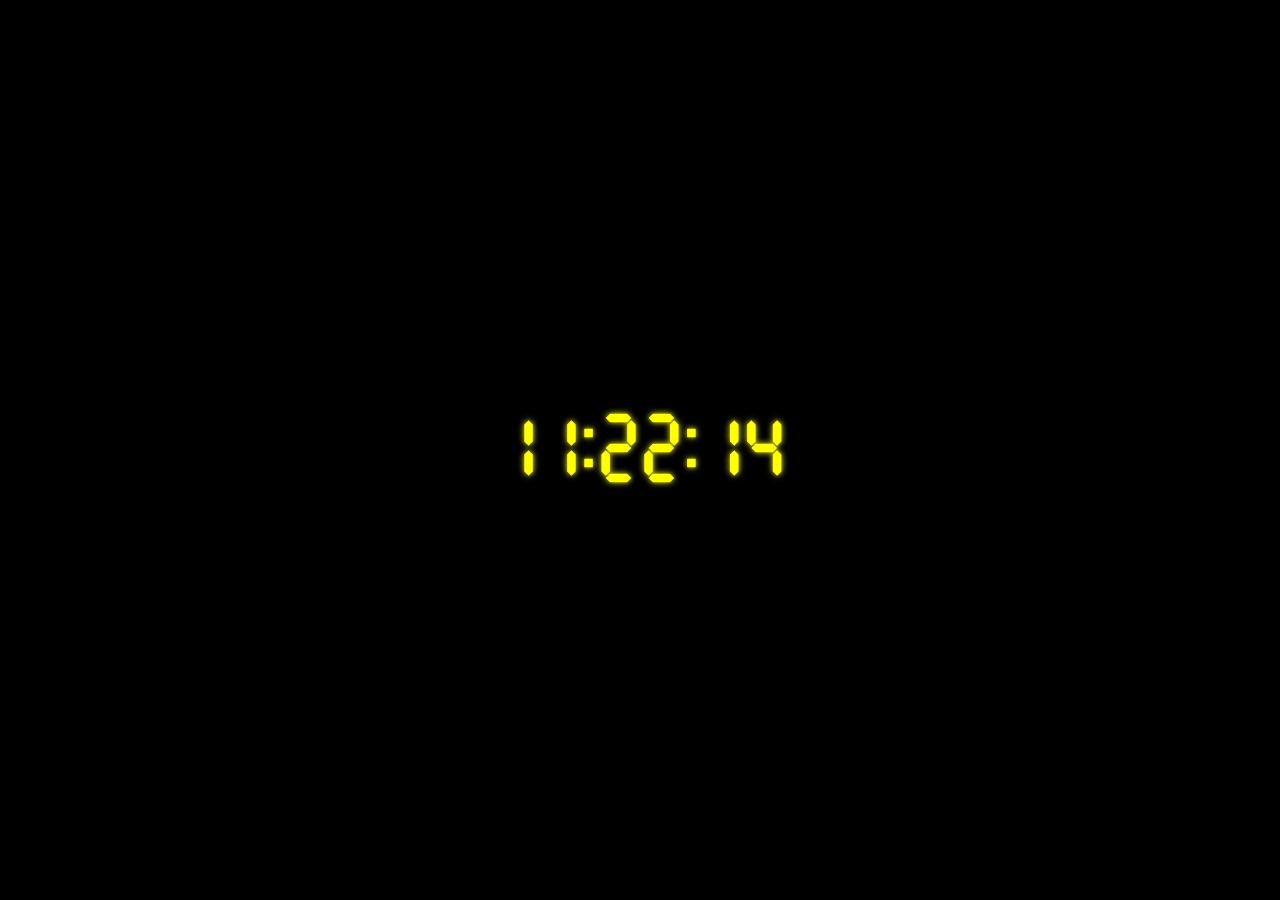
<file: cloak/index.html>
<!DOCTYPE html>
<html lang="en" >
<head>
  <meta charset="UTF-8">
  <title></title>
  <link rel="stylesheet" href="./style.css">

</head>
<body>
<!-- partial:index.partial.html -->
<div id="clock"></div>
<!-- partial -->
  <script  src="./script.js"></script>

</body>
</html>
</file>
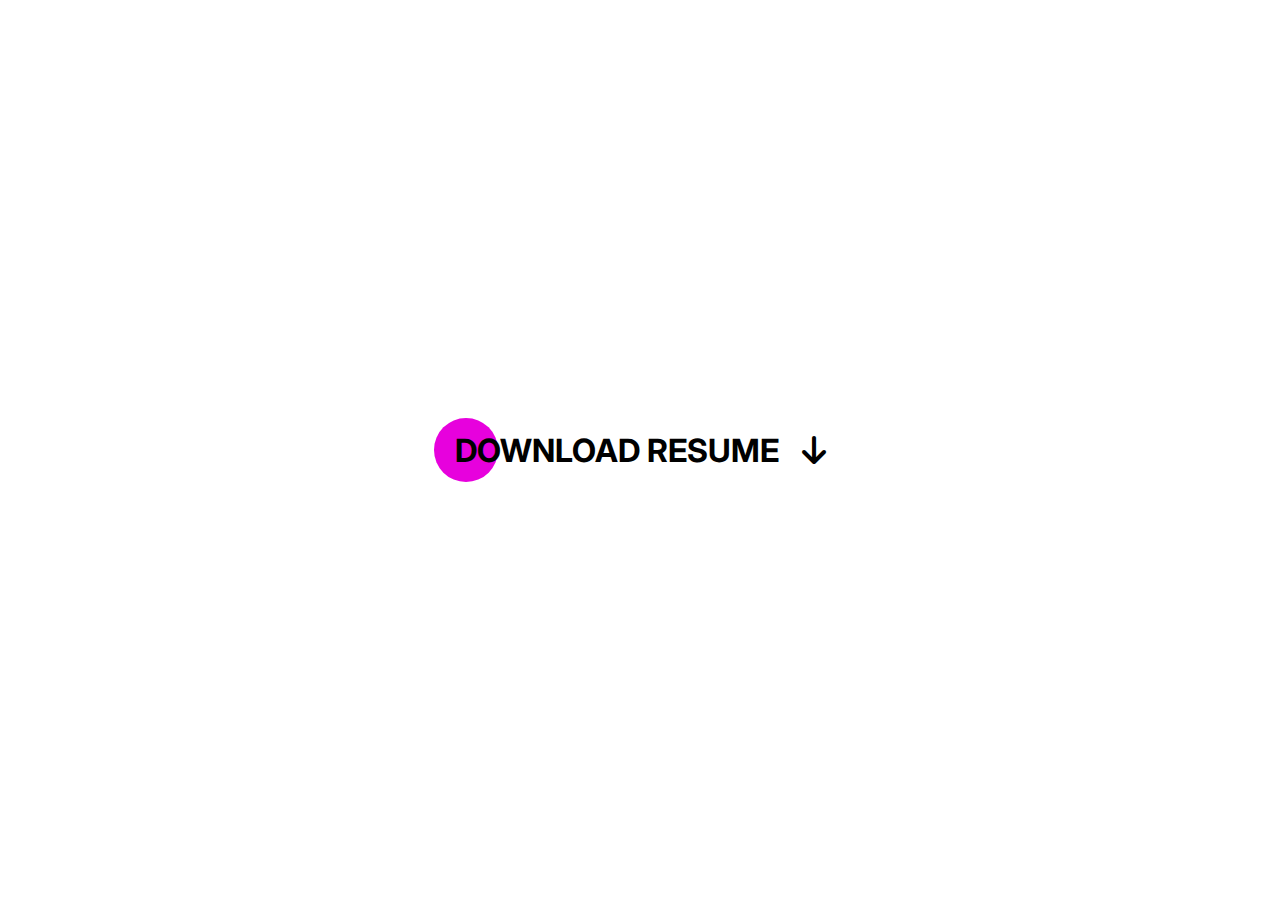
<file: dist11/index.html>
<!DOCTYPE html>
<html lang="en" >
<head>
  <meta charset="UTF-8">
  <title></title>
  <meta name="viewport" content="width=device-width, initial-scale=1">
<link rel="preconnect" href="https://fonts.googleapis.com">
<link rel="preconnect" href="https://fonts.gstatic.com" crossorigin>
<link href="https://fonts.googleapis.com/css2?family=Inter:wght@100;200;300;400;500;600;700;800;900&family=Playfair+Display:ital,wght@0,400;0,500;0,600;0,700;0,800;0,900;1,400;1,500;1,600;1,700;1,800;1,900&display=swap" rel="stylesheet"><link rel='stylesheet' href='https://cdnjs.cloudflare.com/ajax/libs/font-awesome/6.2.1/css/all.min.css'><link rel="stylesheet" href="./style.css">

</head>
<body>
<!-- partial:index.partial.html -->
<div class="wrapper">
  <a class="link" href="https://drive.google.com/file/d/15wL3PEb8Ptpk8HCAhT0sArMTR5aNBHXD/view?usp=sharing" target="_blank" download="vikasguggilam">
    <div class="pink"></div>
    <span>DOWNLOAD RESUME</span>
    <i class="fa-solid fa-arrow-down"></i>
  </a>
</div>
<!-- partial -->
  <script src='https://unpkg.co/gsap@3/dist/gsap.min.js'></script><script  src="./script.js"></script>

</body>
</html>
</file>
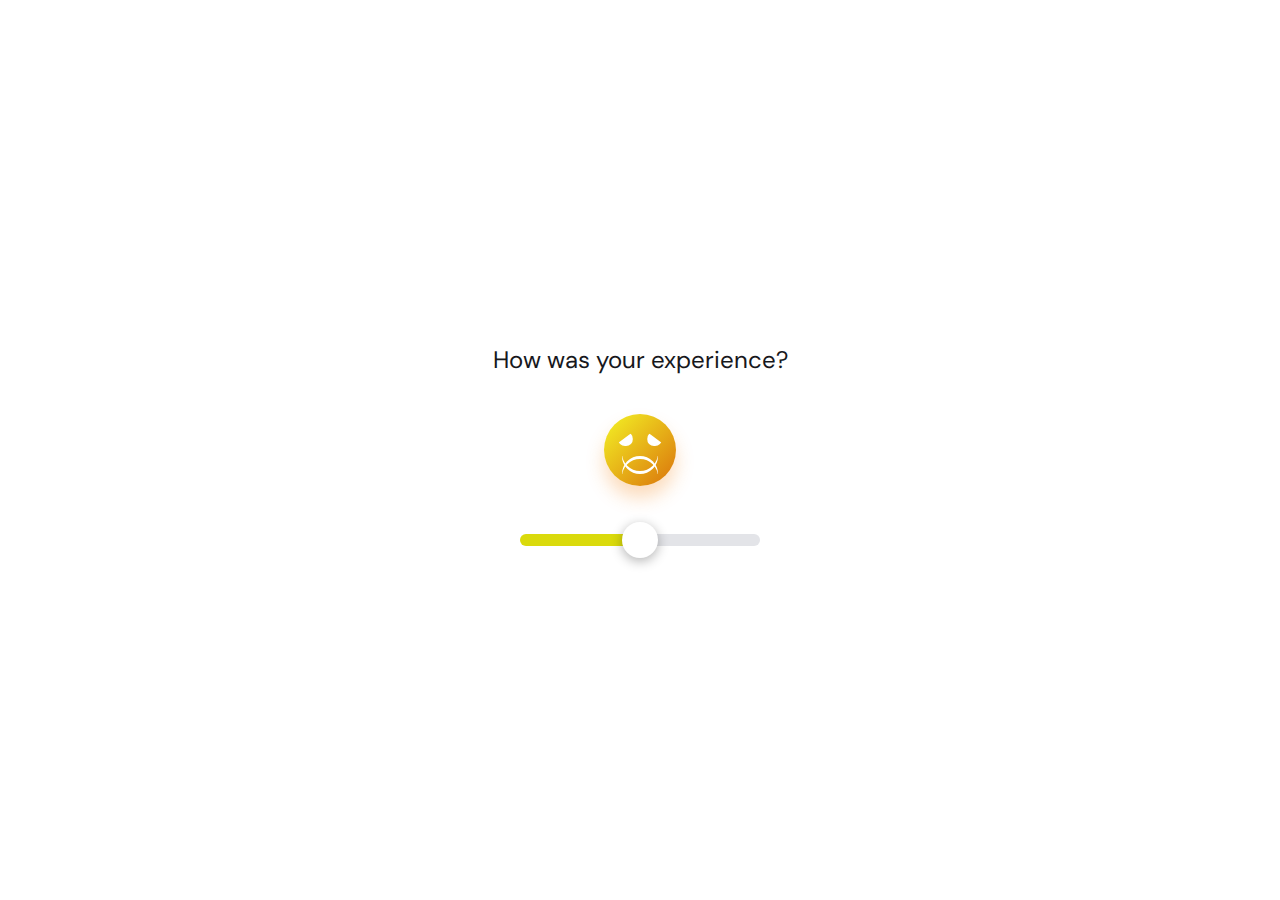
<file: dist15/index.html>
<!DOCTYPE html>
<html lang="en" >
<head>
  <meta charset="UTF-8">
  <title>CodePen - Changing Face Rating</title>
  <meta name="viewport" content="width=device-width, initial-scale=1, viewport-fit=cover"><link rel='stylesheet' href='https://fonts.googleapis.com/css2?family=DM+Sans&amp;display=swap'><link rel="stylesheet" href="./style.css">

</head>
<body>
<!-- partial:index.partial.html -->
<form class="fr" action="">
	<label class="fr__label" for="face-rating">How was your experience?</label>
	<div class="fr__face" role="img" aria-label="Straight face">
		<div class="fr__face-right-eye" data-right></div>
		<div class="fr__face-left-eye" data-left></div>
		<div class="fr__face-mouth-lower" data-mouth-lower></div>
		<div class="fr__face-mouth-upper" data-mouth-upper></div>
	</div>
	<input class="fr__input" id="face-rating" type="range" value="2.5" min="0" max="5" step="0.1">
</form>
<!-- partial -->
  <script  src="./script.js"></script>

</body>
</html>
</file>
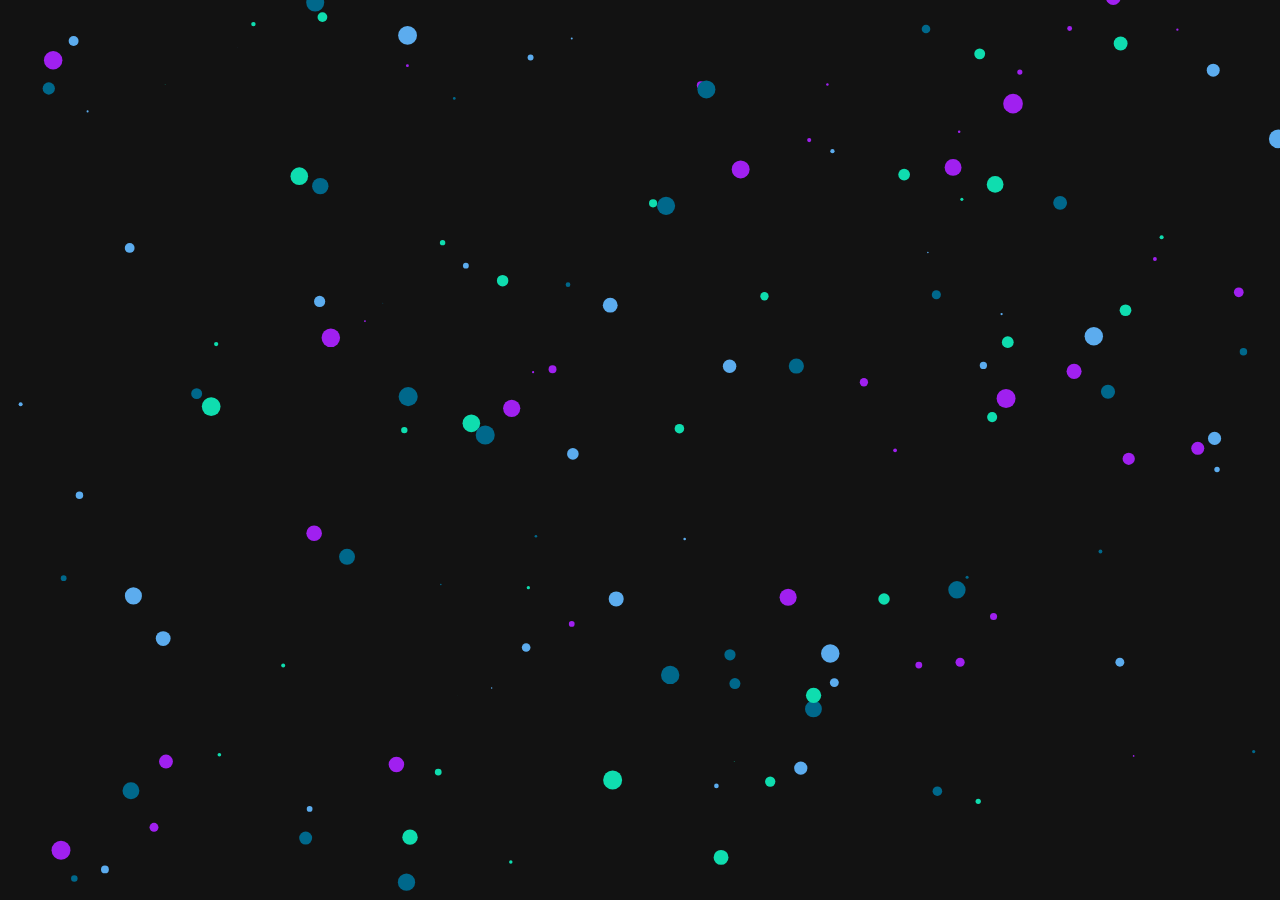
<file: dist16/index.html>
<!DOCTYPE html>
<html lang="en" >
<head>
  <meta charset="UTF-8">
  <title>CodePen - Particles Animation using Canvas</title>
  <link rel="stylesheet" href="./style.css">

</head>
<body>
<!-- partial:index.partial.html -->
<canvas id="myCanvas"></canvas>
<!-- partial -->
  <script  src="./script.js"></script>

</body>
</html>
</file>
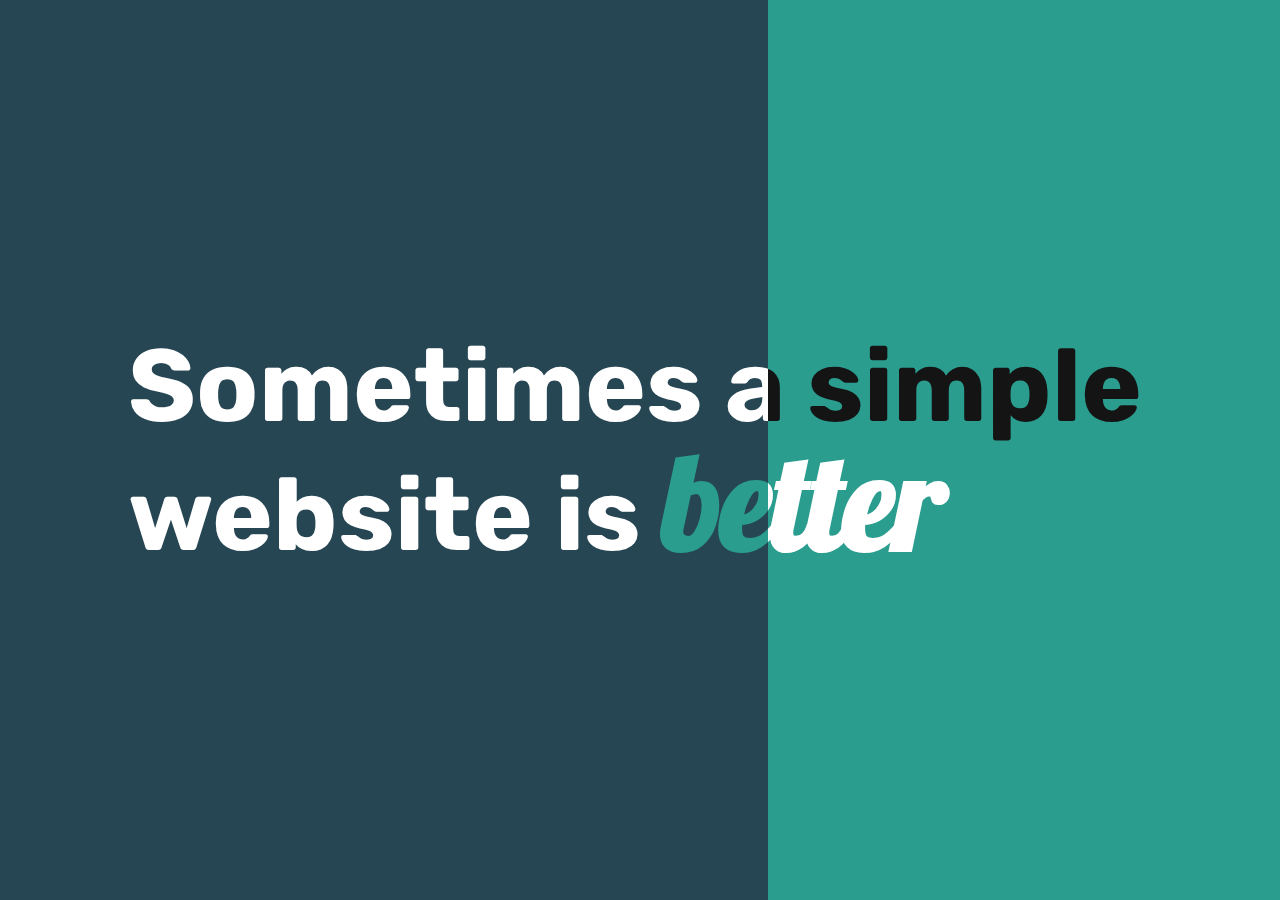
<file: dist6/index.html>
<!DOCTYPE html>
<html lang="en" >
<head>
  <meta charset="UTF-8">
  <link rel="preconnect" href="https://fonts.googleapis.com">
<link rel="preconnect" href="https://fonts.gstatic.com" crossorigin>
<link href="https://fonts.googleapis.com/css2?family=Lobster&family=Rubik:wght@400;500&display=swap" rel="stylesheet"><link rel="stylesheet" href="./style.css">

</head>
<body>
<!-- partial:index.partial.html -->
<div id="left-side" class="side">
  <h2 class="title">
    Sometimes a simple website is 
    <span class="fancy">better</span>      
  </h2>
</div>
<div id="right-side" class="side">
  <h2 class="title">
    Sometimes a simple website is  
    <span class="fancy">better</span>     
  </h2>
</div>




<!-- partial -->
  <script src='https://codepen.io/Hyperplexed/pen/xxYJYjM/54407644e24173ad6019b766443bf2a6.js'></script><script  src="./script.js"></script>

</body>
</html>
</file>
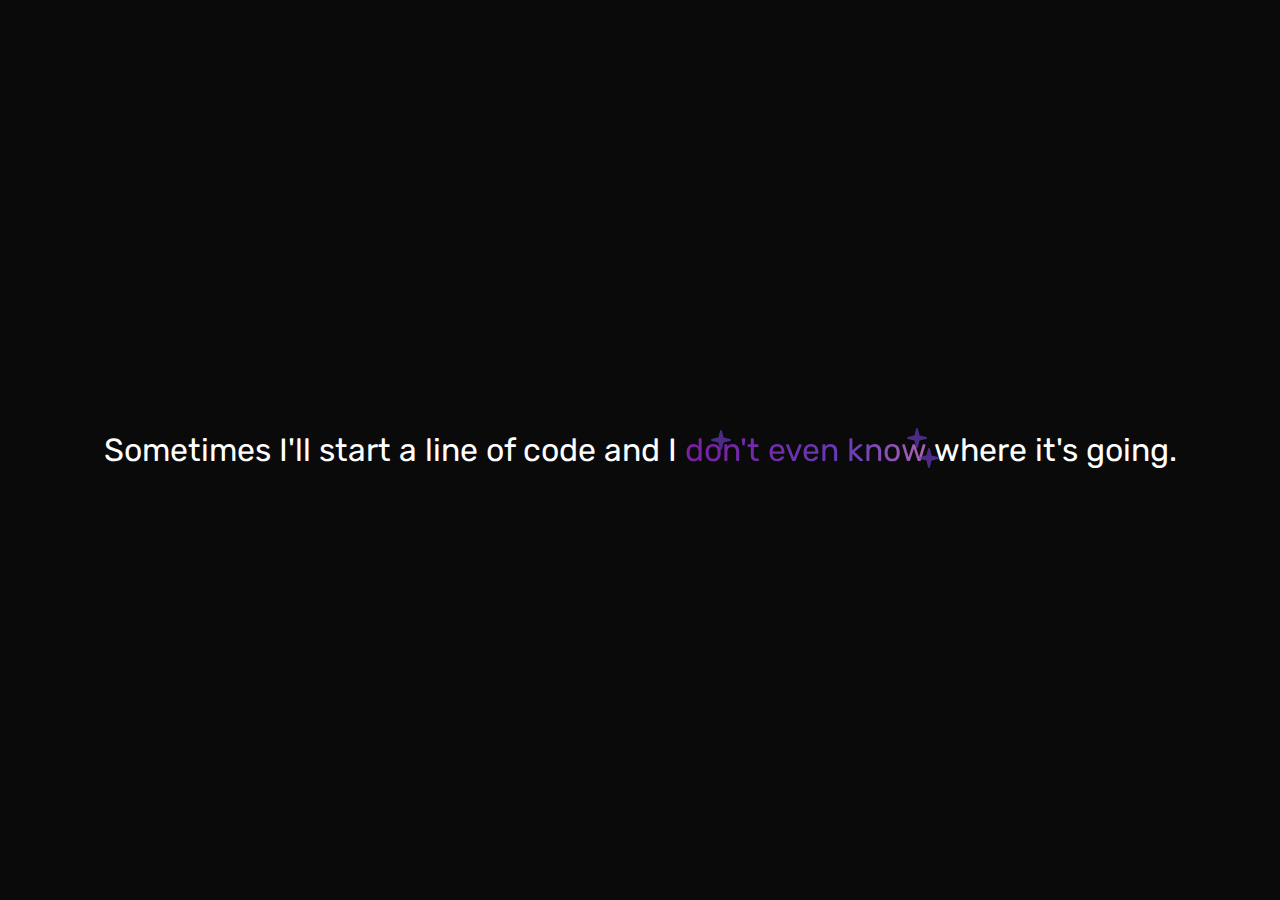
<file: text/index.html>
<!DOCTYPE html>
<html lang="en" >
<head>
  <meta charset="UTF-8">
  <title></title>
  <link rel="preconnect" href="https://fonts.googleapis.com">
<link rel="preconnect" href="https://fonts.gstatic.com" crossorigin>
<link href="https://fonts.googleapis.com/css2?family=Rubik:wght@400;500&display=swap" rel="stylesheet"><link rel="stylesheet" href="./style.css">

</head>
<body>
<!-- partial:index.partial.html -->
<h1>
  Sometimes I'll start a line of code and I
  <span class="magic">
    <span class="magic-star">
      <svg viewBox="0 0 512 512">
      <path d="M512 255.1c0 11.34-7.406 20.86-18.44 23.64l-171.3 42.78l-42.78 171.1C276.7 504.6 267.2 512 255.9 512s-20.84-7.406-23.62-18.44l-42.66-171.2L18.47 279.6C7.406 276.8 0 267.3 0 255.1c0-11.34 7.406-20.83 18.44-23.61l171.2-42.78l42.78-171.1C235.2 7.406 244.7 0 256 0s20.84 7.406 23.62 18.44l42.78 171.2l171.2 42.78C504.6 235.2 512 244.6 512 255.1z" />
      </svg>
    </span>
    <span class="magic-star">
      <svg viewBox="0 0 512 512">
      <path d="M512 255.1c0 11.34-7.406 20.86-18.44 23.64l-171.3 42.78l-42.78 171.1C276.7 504.6 267.2 512 255.9 512s-20.84-7.406-23.62-18.44l-42.66-171.2L18.47 279.6C7.406 276.8 0 267.3 0 255.1c0-11.34 7.406-20.83 18.44-23.61l171.2-42.78l42.78-171.1C235.2 7.406 244.7 0 256 0s20.84 7.406 23.62 18.44l42.78 171.2l171.2 42.78C504.6 235.2 512 244.6 512 255.1z" />
      </svg>
    </span>
    <span class="magic-star">
      <svg viewBox="0 0 512 512">
      <path d="M512 255.1c0 11.34-7.406 20.86-18.44 23.64l-171.3 42.78l-42.78 171.1C276.7 504.6 267.2 512 255.9 512s-20.84-7.406-23.62-18.44l-42.66-171.2L18.47 279.6C7.406 276.8 0 267.3 0 255.1c0-11.34 7.406-20.83 18.44-23.61l171.2-42.78l42.78-171.1C235.2 7.406 244.7 0 256 0s20.84 7.406 23.62 18.44l42.78 171.2l171.2 42.78C504.6 235.2 512 244.6 512 255.1z" />
      </svg>
    </span>
    <span class="magic-text">don't even know</span>
  </span>
  where it's going.
</h1>

<!-- partial -->
  <script src='https://codepen.io/Hyperplexed/pen/xxYJYjM/54407644e24173ad6019b766443bf2a6.js'></script><script  src="./script.js"></script>

</body>
</html>
</file>
<file: cloak/style.css>
body {
	background: black;
}
#clock {
	position: absolute;
	top: 50%;
	left: 50%;
	transform: translate(-50%, -50%);
	width: calc(100vw - 4px);
	max-width: 300px;
}
</file>
<file: dist11/style.css>
/* Box sizing rules */
*,
*::before,
*::after {
  box-sizing: border-box;
  margin: 0;
  padding: 0;
}

:root {
  --white: #fff;
  --black: #111;
  --pink: #e701dd;
  scroll-behavior: smooth;
}

.wrapper {
  background-color: var(--gray);
  width: 100vw;
  height: 100vh;
  padding: 0 20px;
  margin: 0 auto;
  display: grid;
  place-items: center;
}

.link {
  font-family: "Inter";
  font-size: 2rem;
  font-weight: bold;
  color: black;
  text-decoration: none;
  position: relative;
}
.link span, .link i {
  position: relative;
}
.link i {
  margin-left: 0.5em;
}
.link .pink {
  width: 2em;
  height: 2em;
  border-radius: 2em;
  background-color: var(--pink);
  position: absolute;
  top: 50%;
  transform: translatey(-50%);
  left: -0.65em;
}
</file>
<file: dist15/style.css>
* {
	border: 0;
	box-sizing: border-box;
	margin: 0;
	padding: 0;
}
:root {
	--hue: 223;
	--white: hsl(var(--hue),10%,100%);
	--lt-gray: hsl(var(--hue),10%,95%);
	--gray1: hsl(var(--hue),10%,90%);
	--gray2: hsl(var(--hue),10%,80%);
	--gray7: hsl(var(--hue),10%,30%);
	--gray9: hsl(var(--hue),10%,10%);
	--primary: hsl(var(--hue),90%,55%);
	--trans-dur: 0.3s;
	font-size: calc(16px + (24 - 16) * (100vw - 320px) / (1280 - 320));
}
body,
input {
	font: 1em/1.5 "DM Sans", sans-serif;
}
body {
	background-color: var(--white);
	color: var(--gray9);
	height: 100vh;
	display: grid;
	place-items: center;
	transition:
		background-color var(--trans-dur),
		color var(--trans-dur);
}

/* Main styles */
.fr {
	animation: fade-slide-in 0.6s ease-out;
	padding: 0 1.5em;
	max-width: 20em;
}
.fr__face {
	--face-hue1: 60;
	--face-hue2: 30;
	background-image:
		linear-gradient(
			135deg,
			hsl(var(--face-hue1),90%,55%),
			hsl(var(--face-hue2),90%,45%)
		);
	border-radius: 50%;
	box-shadow: 0 0.5em 0.75em hsla(var(--face-hue2),90%,55%,0.3);
	margin: 0 auto 2em;
	position: relative;
	width: 3em;
	height: 3em;
}
.fr__face-right-eye,
.fr__face-left-eye,
.fr__face-mouth-lower,
.fr__face-mouth-upper {
	position: absolute;
	transition:
		background-color var(--trans-dur),
		box-shadow var(--trans-dur),
		color var(--trans-dur);
}
.fr__face-right-eye,
.fr__face-left-eye {
	background-color: var(--white);
	border-radius: 50%;
	top: 0.75em;
	width: 0.6em;
	height: 0.6em;
}
.fr__face-right-eye {
	--delay-right: 0s;
	animation: right-eye 1s var(--delay-right) linear paused;
	clip-path: polygon(0 75%,100% 0,100% 100%,0 100%);
	left: 0.6em;
}
.fr__face-left-eye {
	--delay-left: 0s;
	animation: left-eye 1s var(--delay-left) linear paused;
	clip-path: polygon(0 0,100% 75%,100% 100%,0 100%);
	right: 0.6em;
}
.fr__face-mouth-lower,
.fr__face-mouth-upper {
	color: var(--white);
	top: 1.75em;
	left: 0.75em;
	width: 1.5em;
	height: 0.75em;
}
.fr__face-mouth-lower {
	--delay-mouth-lower: 0s;
	animation: mouth-lower 1s var(--delay-mouth-lower) linear paused;
	border-radius: 50% 50% 0 0 / 100% 100% 0 0;
	box-shadow: 0 0.125em 0 inset;
}
.fr__face-mouth-upper {
	--delay-mouth-upper: 0s;
	animation: mouth-upper 1s var(--delay-mouth-upper) linear paused;
	border-radius: 0 0 50% 50% / 0 0 100% 100%;
	box-shadow: 0 -0.125em 0 inset;
}
.fr__label {
	display: block;
	margin-bottom: 1.5em;
	text-align: center;
}
.fr__input {
	--input-hue: 60;
	--percent: 50%;
	background-color: var(--gray1);
	background-image: linear-gradient(hsl(var(--input-hue),90%,45%),hsl(var(--input-hue),90%,45%));
	background-size: var(--percent) 100%;
	background-repeat: no-repeat;
	border-radius: 0.25em;
	display: block;
	margin: 0.5em auto;
	width: 100%;
	max-width: 10em;
	height: 0.5em;
	transition: background-color var(--trans-dur);
	-webkit-appearance: none;
	appearance: none;
	-webkit-tap-highlight-color: transparent;
}
.fr__input:focus {
	outline: transparent;
}

/* WebKit */
.fr__input::-webkit-slider-thumb {
	background-color: var(--white);
	border: 0;
	border-radius: 50%;
	box-shadow: 0 0.125em 0.5em hsl(0,0%,0%,0.3);
	width: 1.5em;
	height: 1.5em;
	transition: background-color 0.15s linear;
	-webkit-appearance: none;
	appearance: none;
}
.fr__input:focus::-webkit-slider-thumb,
.fr__input::-webkit-slider-thumb:hover {
	background-color: var(--lt-gray);
}

/* Firefox */
.fr__input::-moz-range-thumb {
	background-color: var(--white);
	border: 0;
	border-radius: 50%;
	box-shadow: 0 0.125em 0.5em hsl(0,0%,0%,0.3);
	width: 1.5em;
	height: 1.5em;
	transition: background-color 0.15s linear;
}
.fr__input:focus::-moz-range-thumb,
.fr__input::-moz-range-thumb:hover {
	background-color: var(--lt-gray);
}

/* `:focus-visible` support */
@supports selector(:focus-visible) {
	.fr__input:focus::-webkit-slider-thumb {
		background-color: var(--white);
	}
	.fr__input:focus-visible::-webkit-slider-thumb,
	.fr__input::-webkit-slider-thumb:hover {
		background-color: var(--lt-gray);
	}
	.fr__input:focus::-moz-range-thumb {
		background-color: var(--white);
	}
	.fr__input:focus-visible::-moz-range-thumb,
	.fr__input::-moz-range-thumb:hover {
		background-color: var(--lt-gray);
	}
}

/* Dark theme */
@media (prefers-color-scheme: dark) {
	body {
		background-color: var(--gray9);
		color: var(--gray1);
	}
	.fr__face-right-eye,
	.fr__face-left-eye {
		background-color: var(--gray9);
	}
	.fr__face-mouth-lower,
	.fr__face-mouth-upper {
		color: var(--gray9);
	}
	.fr__input {
		background-color: var(--gray7);
	}
}

/* Animations */
@keyframes fade-slide-in {
	from,
	16.67% {
		opacity: 0;
		transform: translateY(25%);
	}
	to {
		opacity: 1;
		transform: translateY(0);
	}
}
@keyframes right-eye {
	from { clip-path: polygon(0 75%,100% 0,100% 100%,0 100%); }
	50%, to { clip-path: polygon(0 0,100% 0,100% 100%,0 100%); }
}
@keyframes left-eye {
	from { clip-path: polygon(0 0,100% 75%,100% 100%,0 100%); }
	50%, to { clip-path: polygon(0 0,100% 0,100% 100%,0 100%); }
}
@keyframes mouth-lower {
	from {
		border-radius: 50% 50% 0 0 / 100% 100% 0 0;
		top: 1.75em;
		height: 0.75em;
		visibility: visible;
	}
	40% {
		border-radius: 50% 50% 0 0 / 100% 100% 0 0;
		top: 1.95em;
		height: 0.25em;
		visibility: visible;
	}
	50%,
	to {
		border-radius: 0;
		top: 2em;
		height: 0.125em;
		visibility: hidden;
	}
}
@keyframes mouth-upper {
	from,
	50% {
		border-radius: 0;
		box-shadow: 0 -0.125em 0 inset;
		top: 2em;
		height: 0.125em;
		visibility: hidden;
	}
	62.5% {
		border-radius: 0 0 50% 50% / 0 0 100% 100%;
		box-shadow: 0 -0.125em 0 inset;
		top: 1.95em;
		height: 0.25em;
		visibility: visible;
	}
	75% {
		border-radius: 0 0 50% 50% / 0 0 100% 100%;
		box-shadow: 0 -0.125em 0 inset;
		top: 1.825em;
		height: 0.5em;
		visibility: visible;
	}
	to {
		border-radius: 0 0 50% 50% / 0 0 100% 100%;
		box-shadow: 0 -0.8em 0 inset;
		top: 1.75em;
		height: 0.75em;
		visibility: visible;
	}
}
</file>
<file: dist16/style.css>
*,
::before,
::after{
  margin:0;
  padding:0;
  box-sizing:border-box;
}

body{
  overflow:hidden;
}

canvas{
  background-color:#121212;
}
</file>
<file: dist6/style.css>
:root {
  --dark: rgb(20, 20, 20);
  --yellow: rgb(253, 216, 53);
  --blue: rgb(98, 0, 234);
  
  --c1: rgb(38, 70, 83);
  --c2: rgb(42, 157, 143);
  
  --left-color: var(--c1);
  --right-color: var(--c2);
}

body {  
  background-color: var(--dark);
  margin: 0px;
}

.side {
  display: grid;
  height: 100vh;
  overflow: hidden;
  place-items: center;
  position: absolute;
  width: 100%;
}

.side .title {
  font-family: "Rubik", sans-serif;
  font-size: 8vw;
  margin: 0px 10vw;
  width: 80vw;
}

.side .fancy {
  font-family: "Lobster", cursive;
  font-size: 1.3em;
  line-height: 0.8em;
}

#left-side {
  background-color: var(--left-color);
  width: 60%;
  z-index: 2;
}

#left-side .title {  
  color: white;  
}

#left-side .fancy {
  color: var(--right-color);
}

#right-side {
  background-color: var(--right-color);
}

#right-side .title {
  color: var(--dark);
}

#right-side .fancy {
  color: white;
}

/* -- YouTube Link Styles -- */

#source-link {
  top: 60px;
}

#source-link > i {
  color: rgb(94, 106, 210);
}

#yt-link {  
  top: 10px;
}

#yt-link > i {
  color: rgb(239, 83, 80);
}

.meta-link {
  align-items: center;
  backdrop-filter: blur(3px);
  background-color: rgba(40, 40, 40, 0.9);
  border-radius: 6px;
  box-shadow: 2px 2px 2px rgba(0, 0, 0, 0.1);
  cursor: pointer;  
  display: inline-flex;
  gap: 5px;
  left: 10px;
  padding: 10px 20px;
  position: fixed;
  text-decoration: none;
  transition: background-color 350ms, border-color 350ms;
  z-index: 10000;
}

.meta-link:hover {
  background-color: rgb(40, 40, 40);
}

.meta-link > i, .meta-link > span {
  height: 20px;
  line-height: 20px;
}

.meta-link > span {
  color: white;
  font-family: "Rubik", sans-serif;
  transition: color 600ms;
}
</file>
<file: text/style.css>
:root {  
  --purple: rgb(123, 31, 162);
  --violet: rgb(103, 58, 183);
  --pink: rgb(244, 143, 177);
}

@keyframes background-pan {
  from {
    background-position: 0% center;
  }
  
  to {
    background-position: -200% center;
  }
}

@keyframes scale {
  from, to {
    transform: scale(0);
  }
  
  50% {
    transform: scale(1);
  }
}

@keyframes rotate {
  from {
    transform: rotate(0deg);
  }
  
  to {
    transform: rotate(180deg);
  }
}

body {
  background-color: rgb(10, 10, 10);
  display: grid;
  height: 100vh;
  margin: 0px;
  overflow: hidden;
  place-items: center;
}

h1 {
  color: white;
  font-family: "Rubik", sans-serif;
  font-size: clamp(2em, 2vw, 4em);
  font-weight: 400;
  margin: 0px;
  padding: 20px;
  text-align: center;
}

h1 > .magic {
  display: inline-block;
  position: relative;
}

h1 > .magic > .magic-star {
  --size: clamp(20px, 1.5vw, 30px);
  
  animation: scale 700ms ease forwards;
  display: block;
  height: var(--size);
  left: var(--star-left);
  position: absolute;
  top: var(--star-top);
  width: var(--size);
}

h1 > .magic > .magic-star > svg {
  animation: rotate 1000ms linear infinite;
  display: block;
  opacity: 0.7;
}

h1 > .magic > .magic-star > svg > path {
  fill: var(--violet);
}

h1 > .magic > .magic-text {
  animation: background-pan 3s linear infinite;
  background: linear-gradient(
    to right,
    var(--purple),
    var(--violet),
    var(--pink),
    var(--purple)
  );
  background-size: 200%;
  -webkit-background-clip: text;
  -webkit-text-fill-color: transparent;
  white-space: nowrap;
}

/* -- YouTube Link Styles -- */

#source-link {
  top: 60px;
}

#source-link > i {
  color: rgb(94, 106, 210);
}

#yt-link {  
  top: 10px;
}

#yt-link > i {
  color: rgb(239, 83, 80);
}

.meta-link {
  align-items: center;
  backdrop-filter: blur(3px);
  background-color: rgba(255, 255, 255, 0.05);
  border: 1px solid rgba(255, 255, 255, 0.1);
  border-radius: 6px;
  box-shadow: 2px 2px 2px rgba(0, 0, 0, 0.1);
  cursor: pointer;  
  display: inline-flex;
  gap: 5px;
  left: 10px;
  padding: 10px 20px;
  position: fixed;
  text-decoration: none;
  transition: background-color 600ms, border-color 600ms;
  z-index: 10000;
}

.meta-link:hover {
  background-color: rgba(255, 255, 255, 0.1);
  border: 1px solid rgba(255, 255, 255, 0.2);
}

.meta-link > i, .meta-link > span {
  height: 20px;
  line-height: 20px;
}

.meta-link > span {
  color: white;
  font-family: "Rubik", sans-serif;
  transition: color 600ms;
}
</file>
